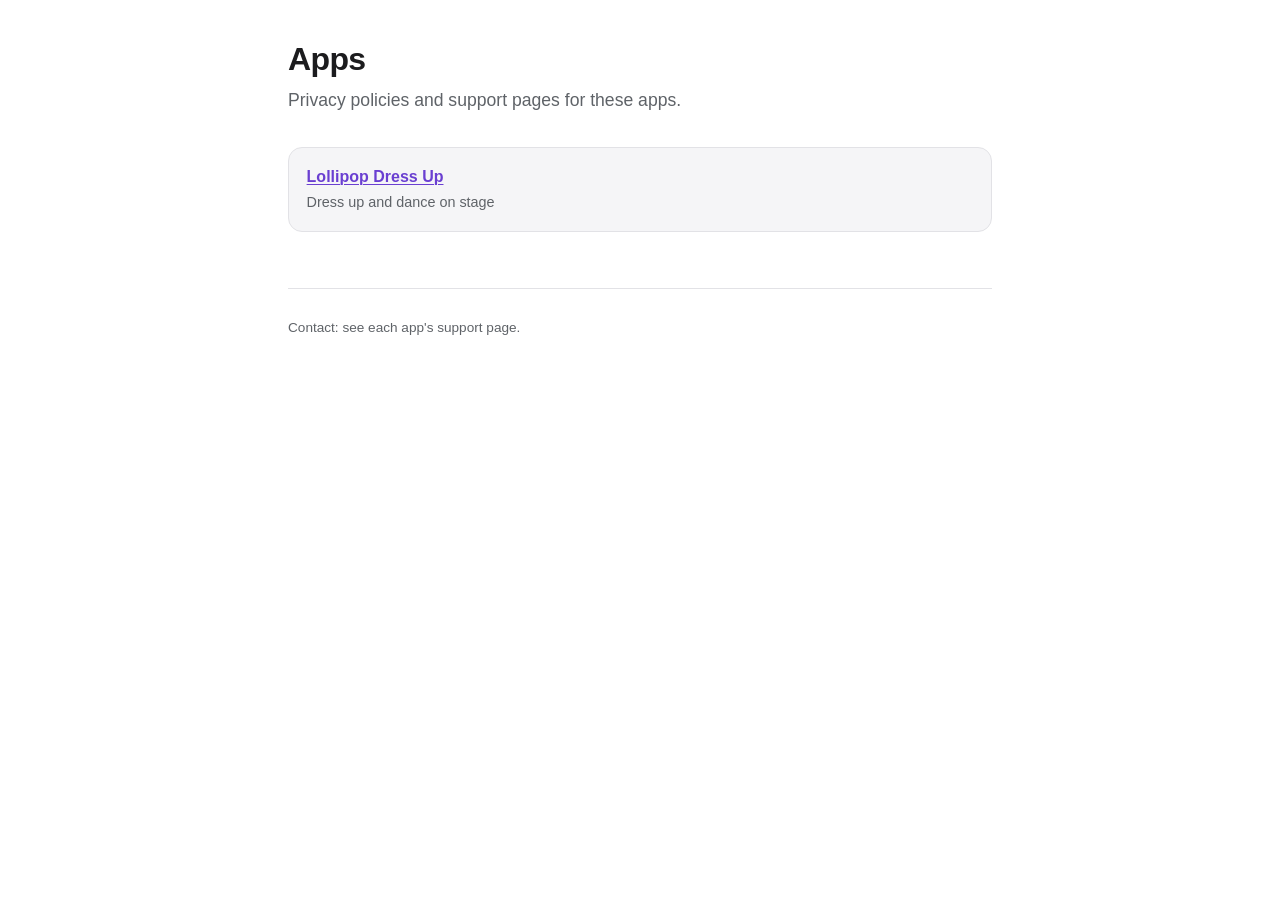
<file: index.html>
<!doctype html>
<html lang="en">
<head>
<meta charset="utf-8">
<meta name="viewport" content="width=device-width, initial-scale=1">
<title>Apps</title>
<link rel="stylesheet" href="./assets/style.css">
</head>
<body>
<main>
  <h1>Apps</h1>
  <p class="lede">Privacy policies and support pages for these apps.</p>
  <ul class="applist">
    <li><a href="./lollipop-dress-up/">Lollipop Dress Up</a><span>Dress up and dance on stage</span></li>
  </ul>
  <footer><p>Contact: see each app's support page.</p></footer>
</main>
</body>
</html>
</file>
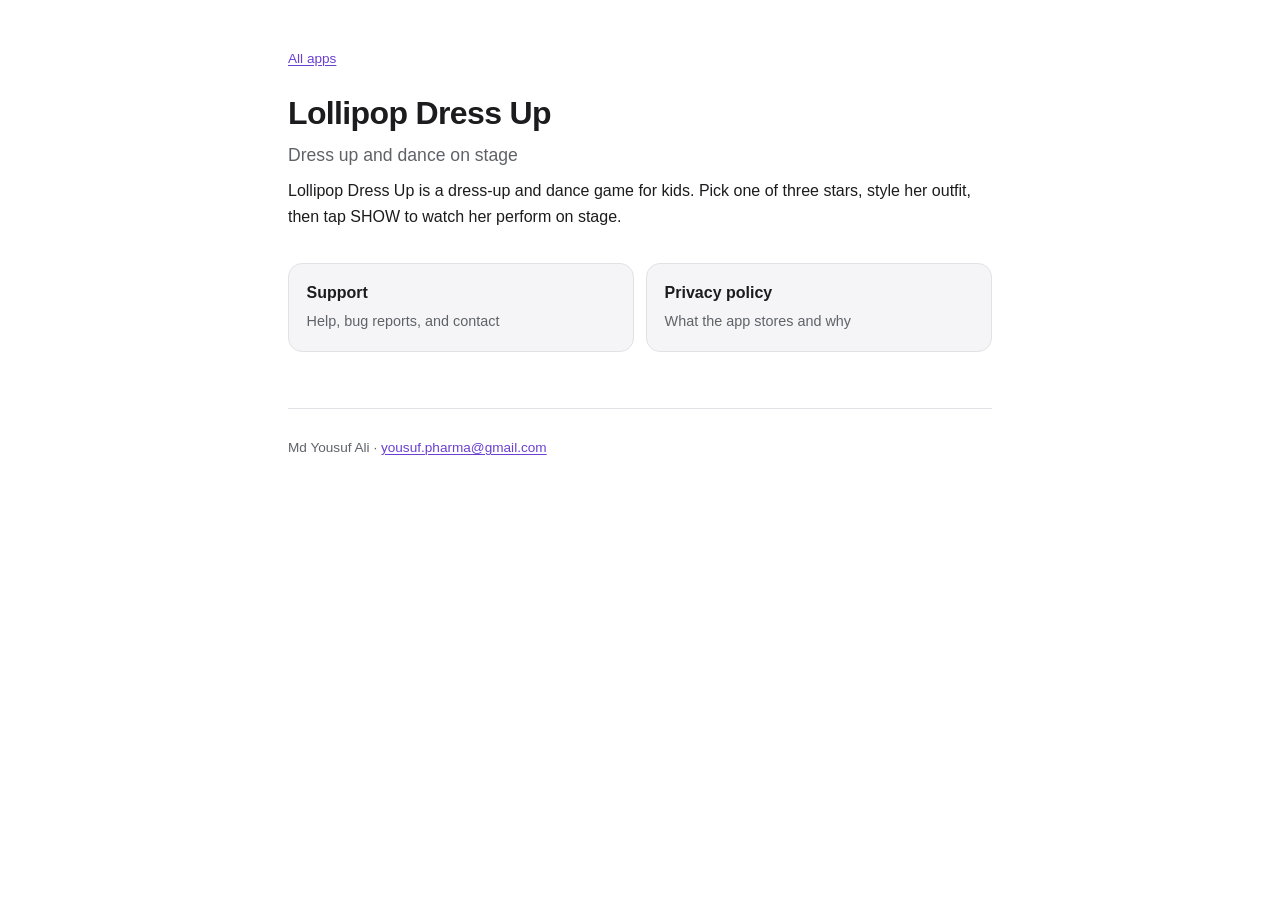
<file: lollipop-dress-up/index.html>
<!doctype html>
<html lang="en">
<head>
<meta charset="utf-8">
<meta name="viewport" content="width=device-width, initial-scale=1">
<title>Lollipop Dress Up</title>
<link rel="stylesheet" href="../../assets/style.css">
</head>
<body>
<main>
  <p class="crumb"><a href="../../">All apps</a></p>
  <h1>Lollipop Dress Up</h1>
  <p class="lede">Dress up and dance on stage</p>
  <p>Lollipop Dress Up is a dress-up and dance game for kids. Pick one of three stars, style her outfit, then tap SHOW to watch her perform on stage.</p>

  <div class="cards">
    <a class="card" href="support.html"><strong>Support</strong><span>Help, bug reports, and contact</span></a>
    <a class="card" href="privacy.html"><strong>Privacy policy</strong><span>What the app stores and why</span></a>
  </div>

  <footer><p>Md Yousuf Ali &middot; <a href="mailto:yousuf.pharma@gmail.com">yousuf.pharma@gmail.com</a></p></footer>
</main>
</body>
</html>
</file>
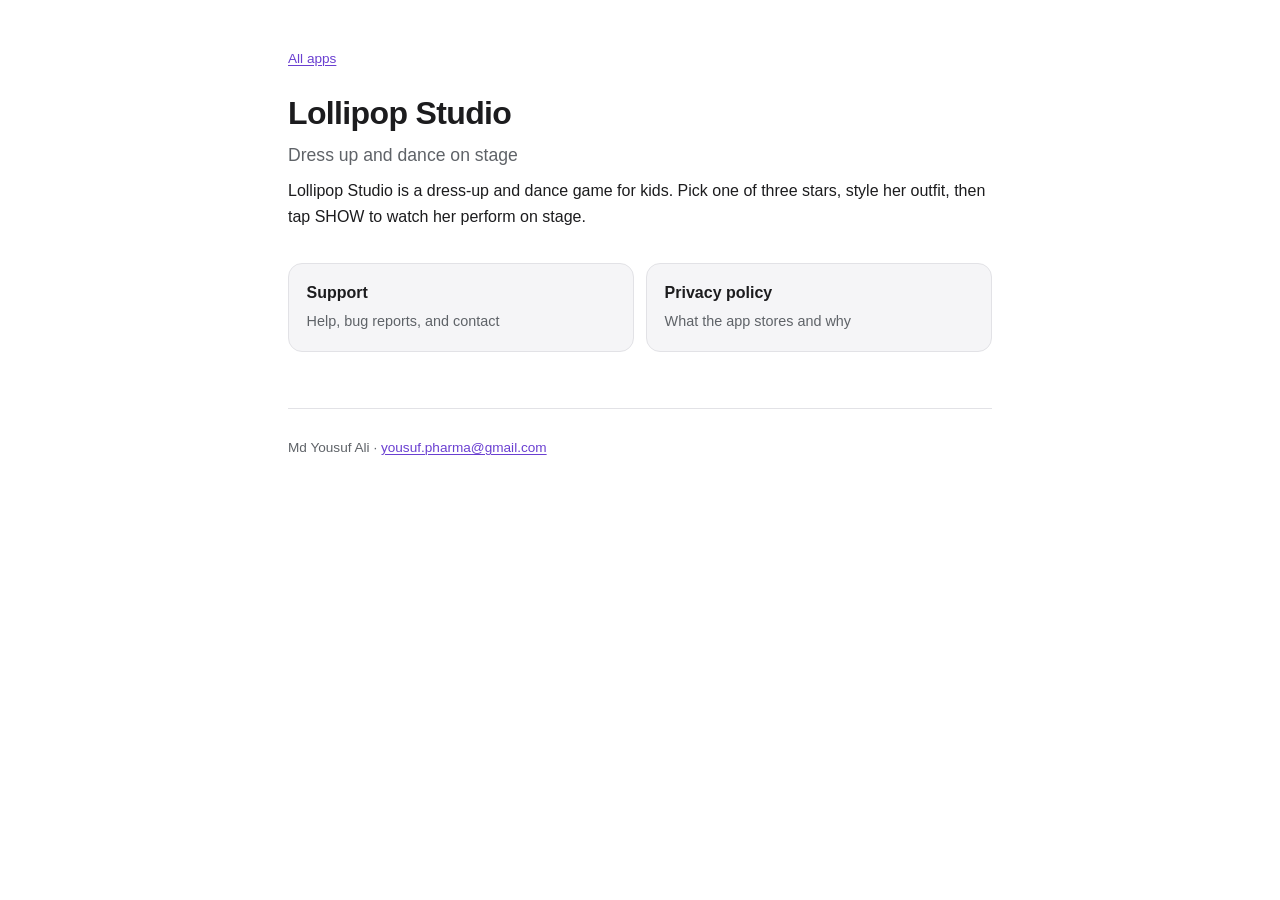
<file: lollipop-studio/index.html>
<!doctype html>
<html lang="en">
<head>
<meta charset="utf-8">
<meta name="viewport" content="width=device-width, initial-scale=1">
<title>Lollipop Studio</title>
<link rel="stylesheet" href="../../assets/style.css">
</head>
<body>
<main>
  <p class="crumb"><a href="../../">All apps</a></p>
  <h1>Lollipop Studio</h1>
  <p class="lede">Dress up and dance on stage</p>
  <p>Lollipop Studio is a dress-up and dance game for kids. Pick one of three stars, style her outfit, then tap SHOW to watch her perform on stage.</p>

  <div class="cards">
    <a class="card" href="support.html"><strong>Support</strong><span>Help, bug reports, and contact</span></a>
    <a class="card" href="privacy.html"><strong>Privacy policy</strong><span>What the app stores and why</span></a>
  </div>

  <footer><p>Md Yousuf Ali &middot; <a href="mailto:yousuf.pharma@gmail.com">yousuf.pharma@gmail.com</a></p></footer>
</main>
</body>
</html>
</file>
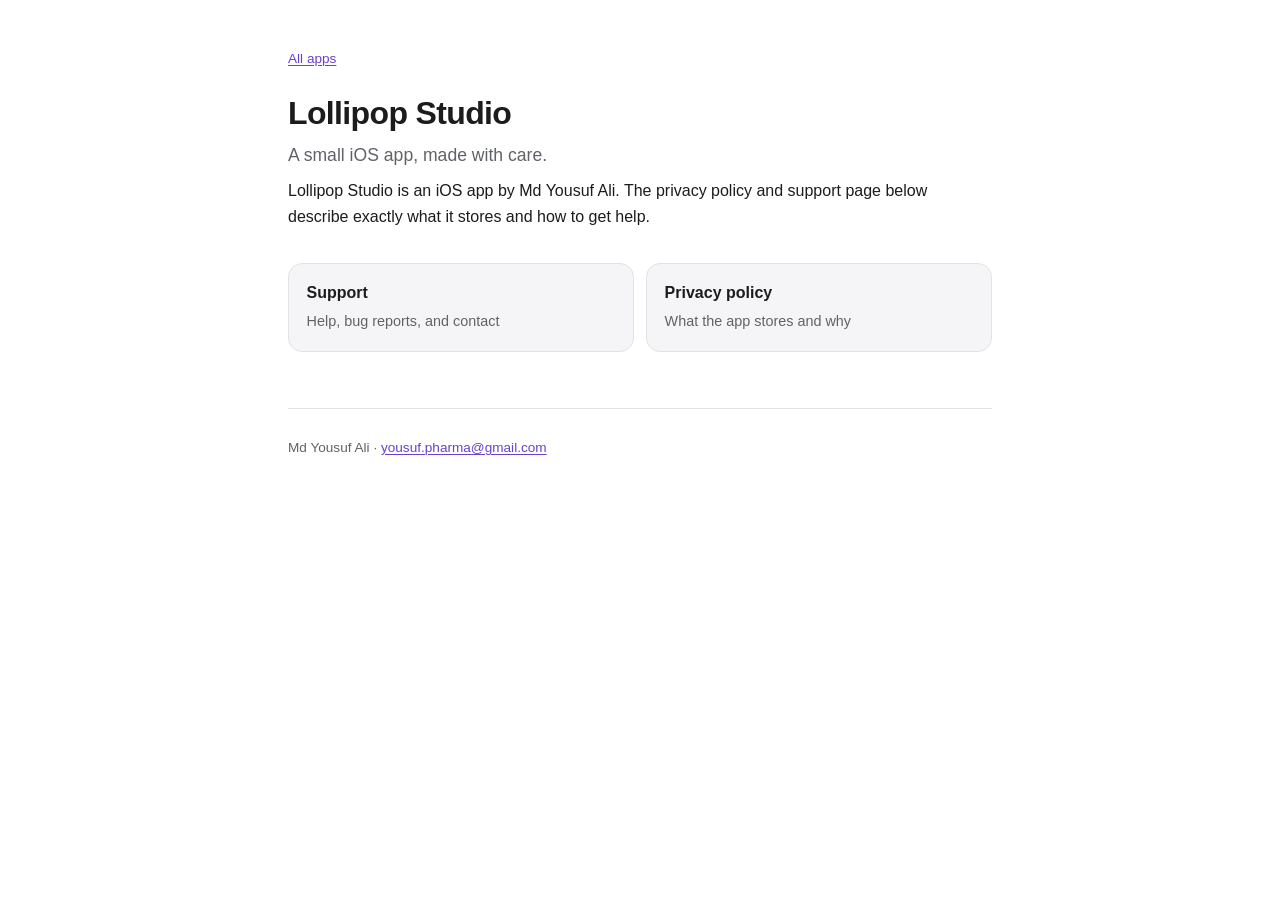
<file: apps/lollipop-studio/index.html>
<!doctype html>
<html lang="en">
<head>
<meta charset="utf-8">
<meta name="viewport" content="width=device-width, initial-scale=1">
<title>Lollipop Studio</title>
<link rel="stylesheet" href="../../assets/style.css">
</head>
<body>
<main>
  <p class="crumb"><a href="../../">All apps</a></p>
  <h1>Lollipop Studio</h1>
  <p class="lede">A small iOS app, made with care.</p>
  <p>Lollipop Studio is an iOS app by Md Yousuf Ali. The privacy policy and support page below describe exactly what it stores and how to get help.</p>

  <div class="cards">
    <a class="card" href="support.html"><strong>Support</strong><span>Help, bug reports, and contact</span></a>
    <a class="card" href="privacy.html"><strong>Privacy policy</strong><span>What the app stores and why</span></a>
  </div>

  <footer><p>Md Yousuf Ali &middot; <a href="mailto:yousuf.pharma@gmail.com">yousuf.pharma@gmail.com</a></p></footer>
</main>
</body>
</html>
</file>
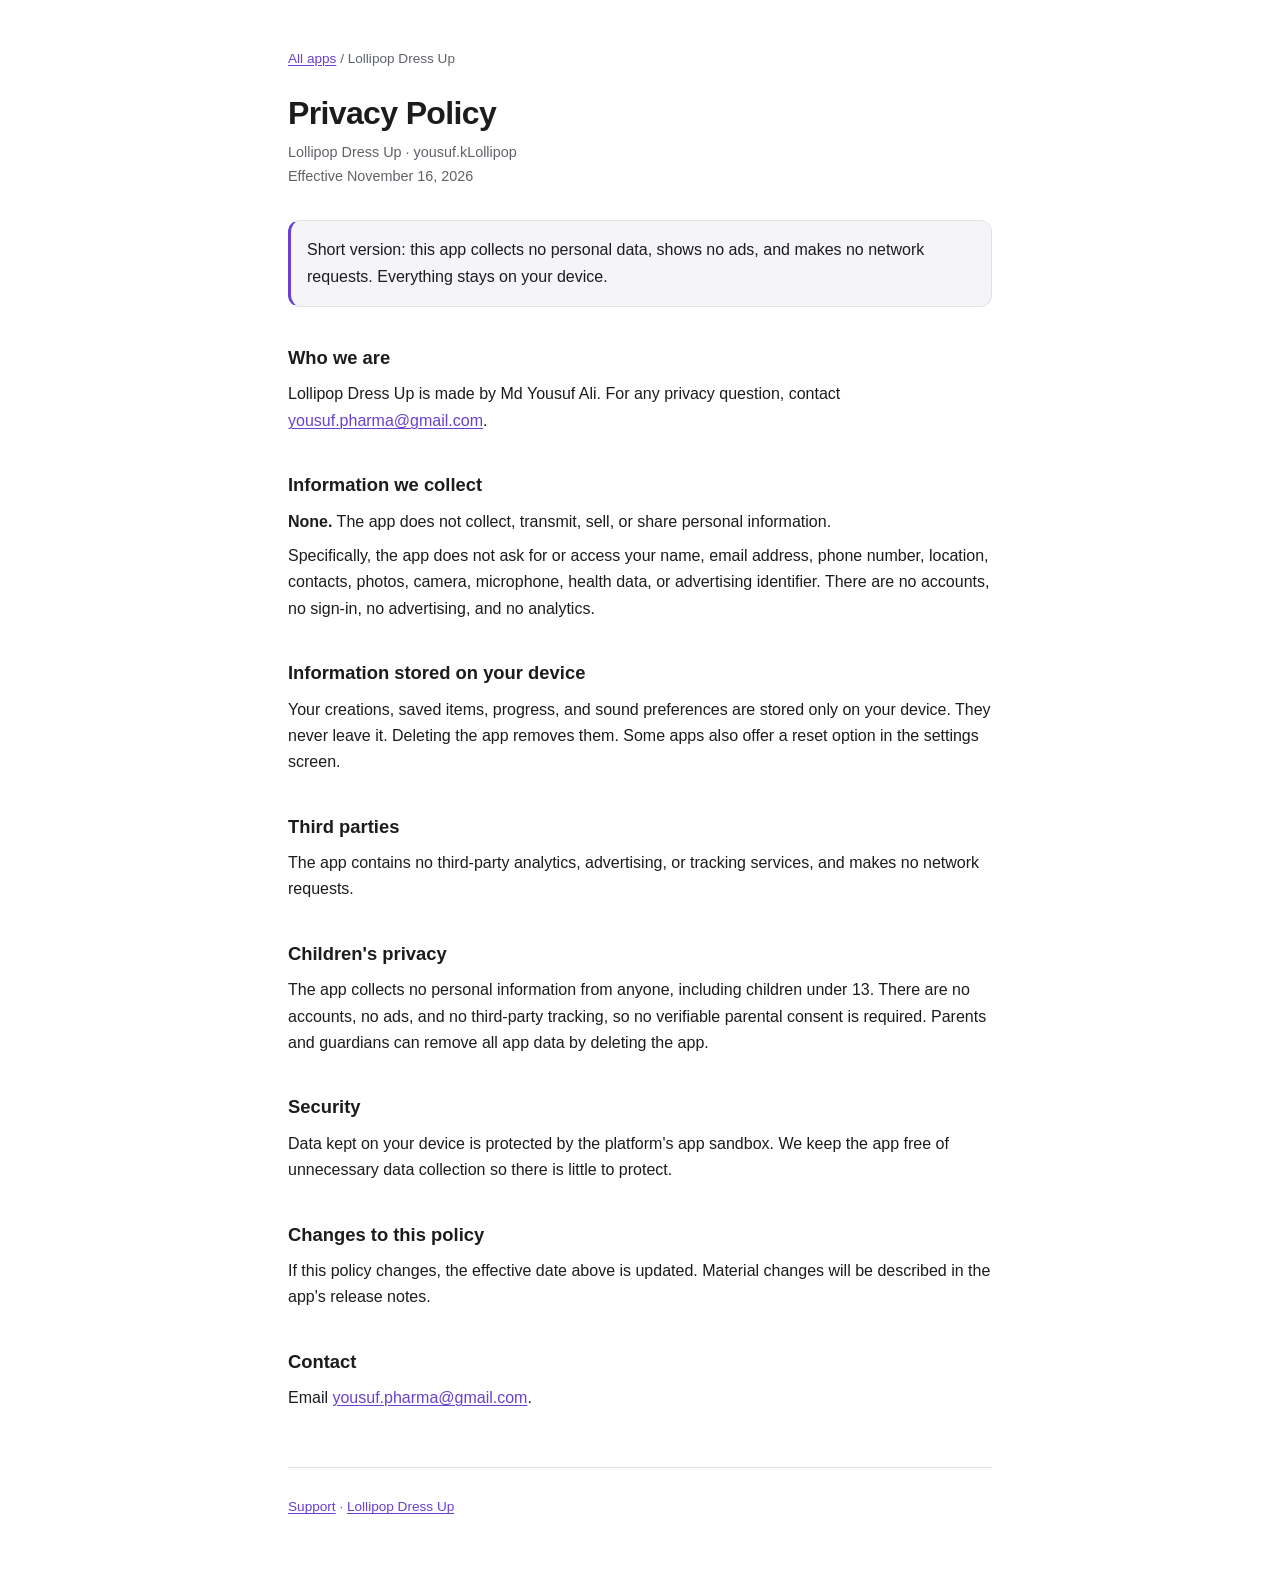
<file: lollipop-dress-up/privacy.html>
<!doctype html>
<html lang="en">
<head>
<meta charset="utf-8">
<meta name="viewport" content="width=device-width, initial-scale=1">
<title>Privacy Policy - Lollipop Dress Up</title>
<link rel="stylesheet" href="../../assets/style.css">
</head>
<body>
<main>
  <p class="crumb"><a href="../../">All apps</a> / Lollipop Dress Up</p>
  <h1>Privacy Policy</h1>
  <p class="meta">Lollipop Dress Up &middot; yousuf.kLollipop<br>Effective November 16, 2026</p>

  <div class="callout">
    <p>Short version: this app collects no personal data, shows no ads, and makes no network requests. Everything stays on your device.</p>
  </div>

  <h2>Who we are</h2>
  <p>Lollipop Dress Up is made by Md Yousuf Ali. For any privacy question, contact
     <a href="mailto:yousuf.pharma@gmail.com">yousuf.pharma@gmail.com</a>.</p>

      <h2>Information we collect</h2>
      <p><strong>None.</strong> The app does not collect, transmit, sell, or share personal information.</p>
      <p>Specifically, the app does not ask for or access your name, email address, phone number, location,
         contacts, photos, camera, microphone, health data, or advertising identifier. There are no accounts,
         no sign-in, no advertising, and no analytics.</p>

      <h2>Information stored on your device</h2>
      <p>Your creations, saved items, progress, and sound preferences are stored only on your device.
         They never leave it. Deleting the app removes them. Some apps also offer a reset option in the settings screen.</p>

      <h2>Third parties</h2>
      <p>The app contains no third-party analytics, advertising, or tracking services, and makes no network requests.</p>

  <h2>Children's privacy</h2>
  <p>The app collects no personal information from anyone, including children under 13. There are no accounts, no ads, and no third-party tracking, so no verifiable parental consent is required. Parents and guardians can remove all app data by deleting the app.</p>

  <h2>Security</h2>
  <p>Data kept on your device is protected by the platform's app sandbox. We keep the app free of unnecessary
     data collection so there is little to protect.</p>

  <h2>Changes to this policy</h2>
  <p>If this policy changes, the effective date above is updated. Material changes will be described in the app's
     release notes.</p>

  <h2>Contact</h2>
  <p>Email <a href="mailto:yousuf.pharma@gmail.com">yousuf.pharma@gmail.com</a>.</p>

  <footer><p><a href="./support.html">Support</a> &middot; <a href="./">Lollipop Dress Up</a></p></footer>
</main>
</body>
</html>
</file>
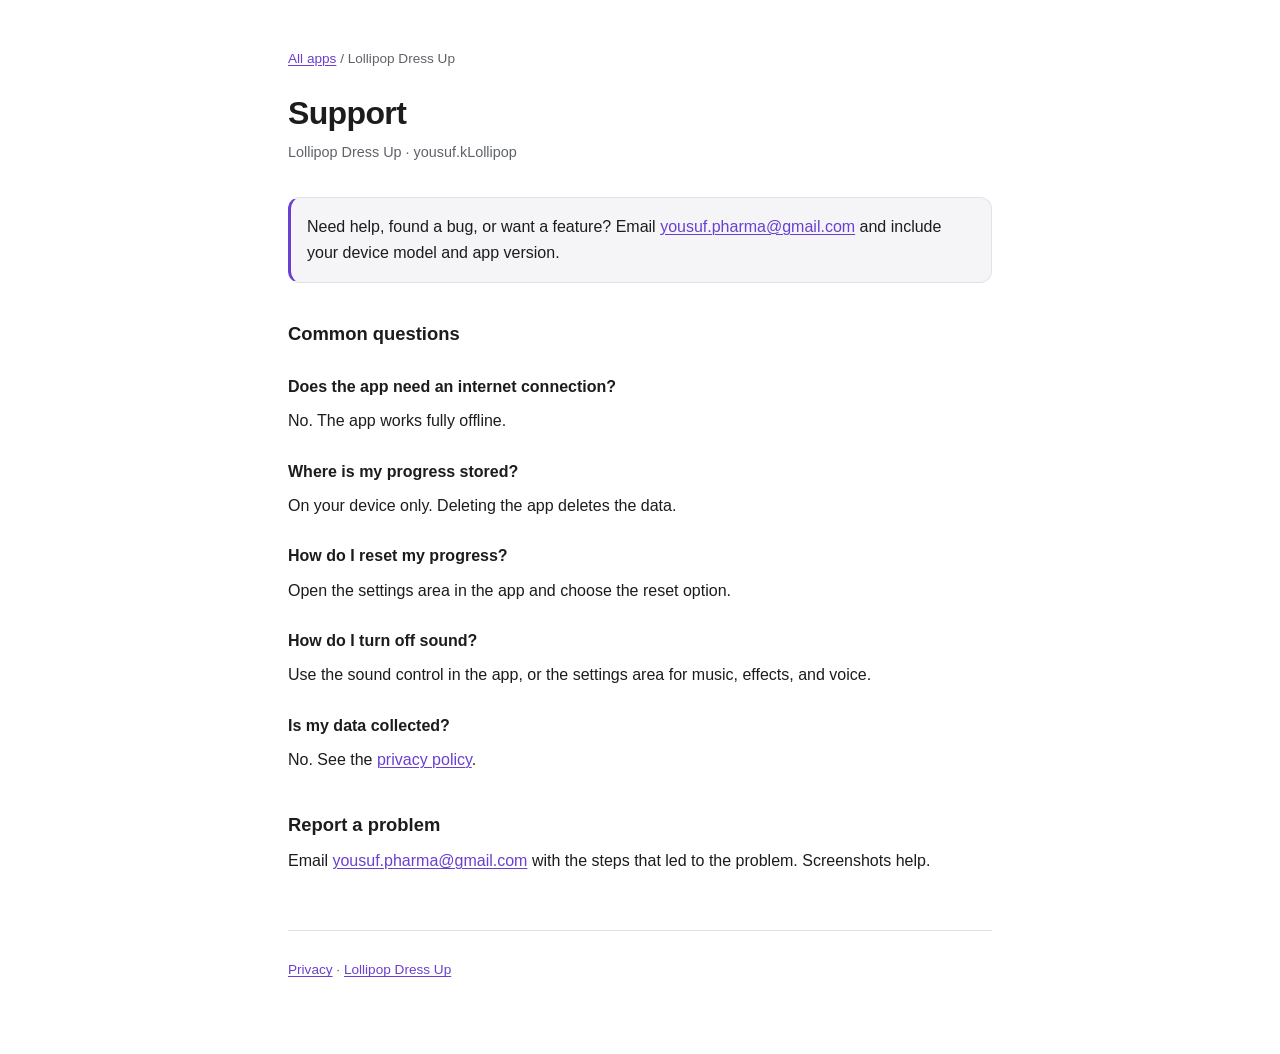
<file: lollipop-dress-up/support.html>
<!doctype html>
<html lang="en">
<head>
<meta charset="utf-8">
<meta name="viewport" content="width=device-width, initial-scale=1">
<title>Support - Lollipop Dress Up</title>
<link rel="stylesheet" href="../../assets/style.css">
</head>
<body>
<main>
  <p class="crumb"><a href="../../">All apps</a> / Lollipop Dress Up</p>
  <h1>Support</h1>
  <p class="meta">Lollipop Dress Up &middot; yousuf.kLollipop</p>

  <div class="callout">
    <p>Need help, found a bug, or want a feature? Email
       <a href="mailto:yousuf.pharma@gmail.com">yousuf.pharma@gmail.com</a> and include your device model and app version.</p>
  </div>

  <h2>Common questions</h2>

  <h3>Does the app need an internet connection?</h3>
  <p>No. The app works fully offline.</p>

  <h3>Where is my progress stored?</h3>
  <p>On your device only. Deleting the app deletes the data.</p>

  <h3>How do I reset my progress?</h3>
  <p>Open the settings area in the app and choose the reset option.</p>

  <h3>How do I turn off sound?</h3>
  <p>Use the sound control in the app, or the settings area for music, effects, and voice.</p>

  <h3>Is my data collected?</h3>
  <p>No. See the <a href="privacy.html">privacy policy</a>.</p>

  <h2>Report a problem</h2>
  <p>Email <a href="mailto:yousuf.pharma@gmail.com">yousuf.pharma@gmail.com</a> with the steps that led to the problem. Screenshots help.</p>

  <footer><p><a href="privacy.html">Privacy</a> &middot; <a href="./">Lollipop Dress Up</a></p></footer>
</main>
</body>
</html>
</file>
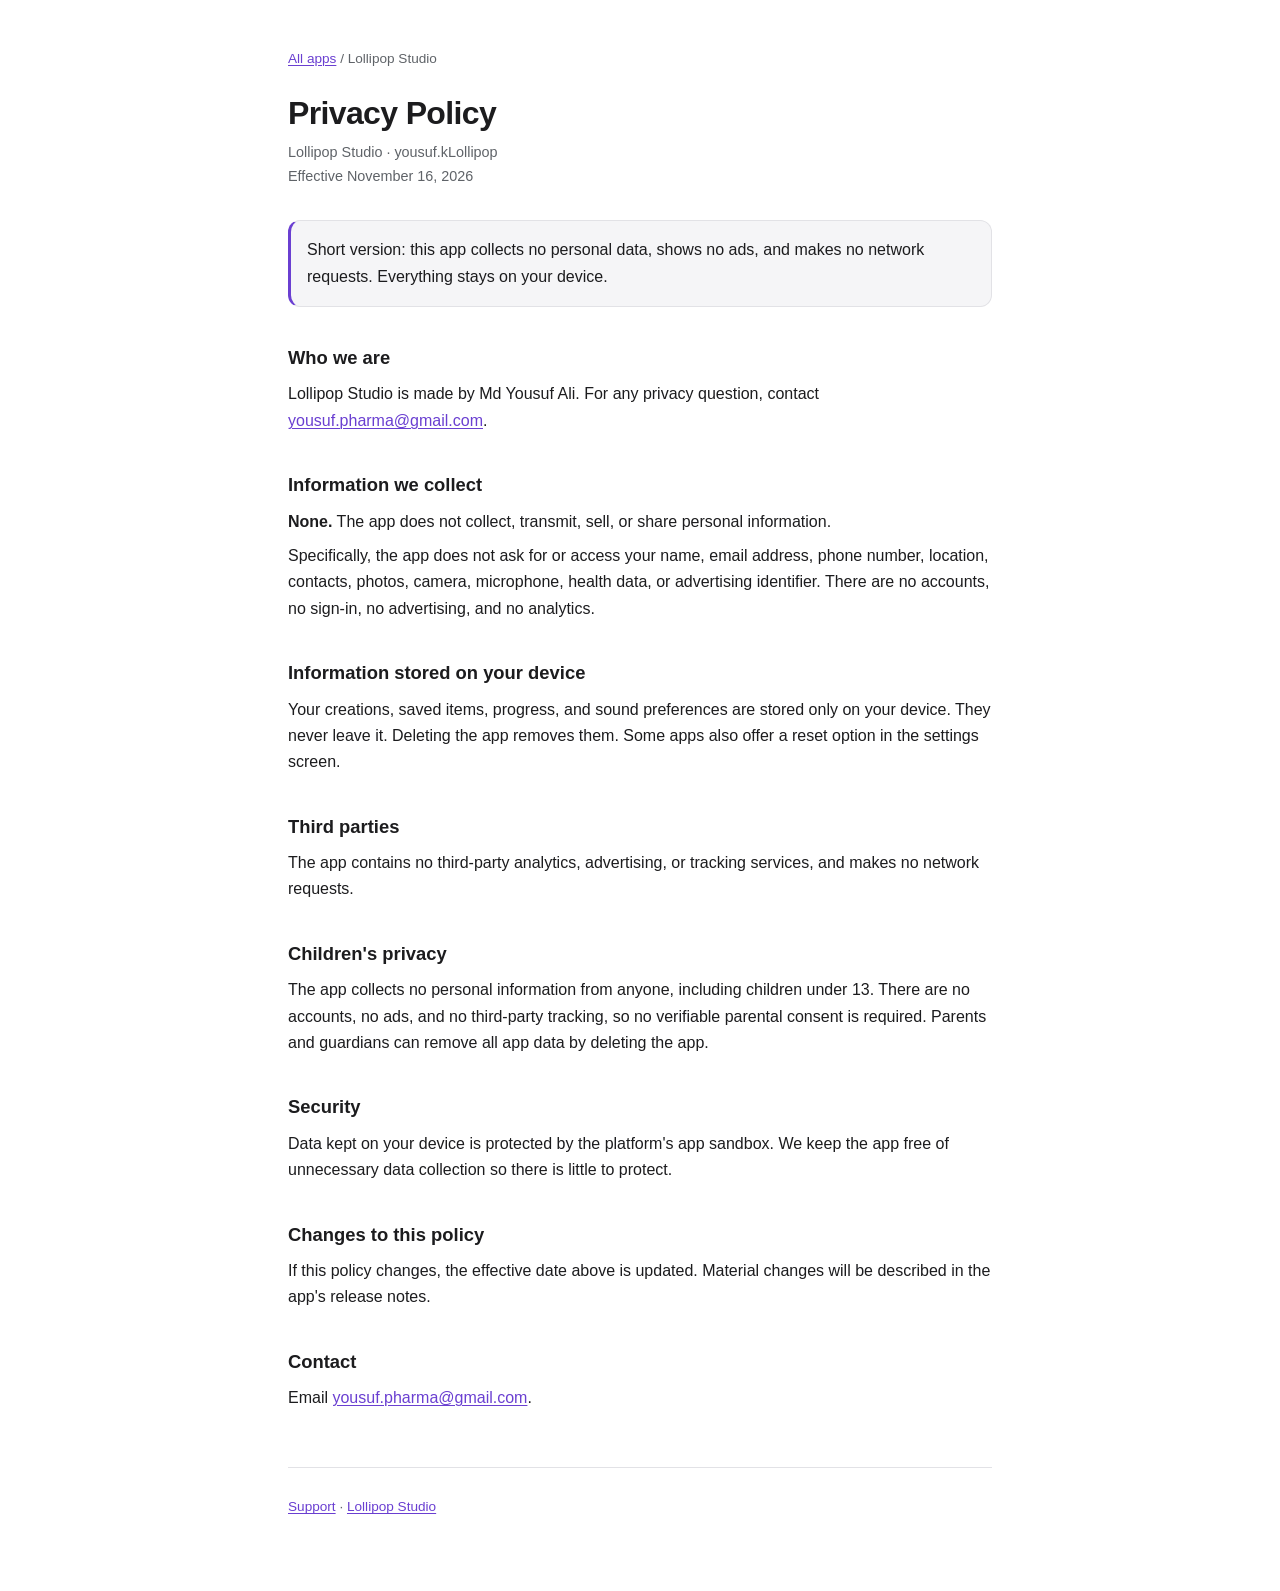
<file: lollipop-studio/privacy.html>
<!doctype html>
<html lang="en">
<head>
<meta charset="utf-8">
<meta name="viewport" content="width=device-width, initial-scale=1">
<title>Privacy Policy - Lollipop Studio</title>
<link rel="stylesheet" href="../../assets/style.css">
</head>
<body>
<main>
  <p class="crumb"><a href="../../">All apps</a> / Lollipop Studio</p>
  <h1>Privacy Policy</h1>
  <p class="meta">Lollipop Studio &middot; yousuf.kLollipop<br>Effective November 16, 2026</p>

  <div class="callout">
    <p>Short version: this app collects no personal data, shows no ads, and makes no network requests. Everything stays on your device.</p>
  </div>

  <h2>Who we are</h2>
  <p>Lollipop Studio is made by Md Yousuf Ali. For any privacy question, contact
     <a href="mailto:yousuf.pharma@gmail.com">yousuf.pharma@gmail.com</a>.</p>

      <h2>Information we collect</h2>
      <p><strong>None.</strong> The app does not collect, transmit, sell, or share personal information.</p>
      <p>Specifically, the app does not ask for or access your name, email address, phone number, location,
         contacts, photos, camera, microphone, health data, or advertising identifier. There are no accounts,
         no sign-in, no advertising, and no analytics.</p>

      <h2>Information stored on your device</h2>
      <p>Your creations, saved items, progress, and sound preferences are stored only on your device.
         They never leave it. Deleting the app removes them. Some apps also offer a reset option in the settings screen.</p>

      <h2>Third parties</h2>
      <p>The app contains no third-party analytics, advertising, or tracking services, and makes no network requests.</p>

  <h2>Children's privacy</h2>
  <p>The app collects no personal information from anyone, including children under 13. There are no accounts, no ads, and no third-party tracking, so no verifiable parental consent is required. Parents and guardians can remove all app data by deleting the app.</p>

  <h2>Security</h2>
  <p>Data kept on your device is protected by the platform's app sandbox. We keep the app free of unnecessary
     data collection so there is little to protect.</p>

  <h2>Changes to this policy</h2>
  <p>If this policy changes, the effective date above is updated. Material changes will be described in the app's
     release notes.</p>

  <h2>Contact</h2>
  <p>Email <a href="mailto:yousuf.pharma@gmail.com">yousuf.pharma@gmail.com</a>.</p>

  <footer><p><a href="./support.html">Support</a> &middot; <a href="./">Lollipop Studio</a></p></footer>
</main>
</body>
</html>
</file>
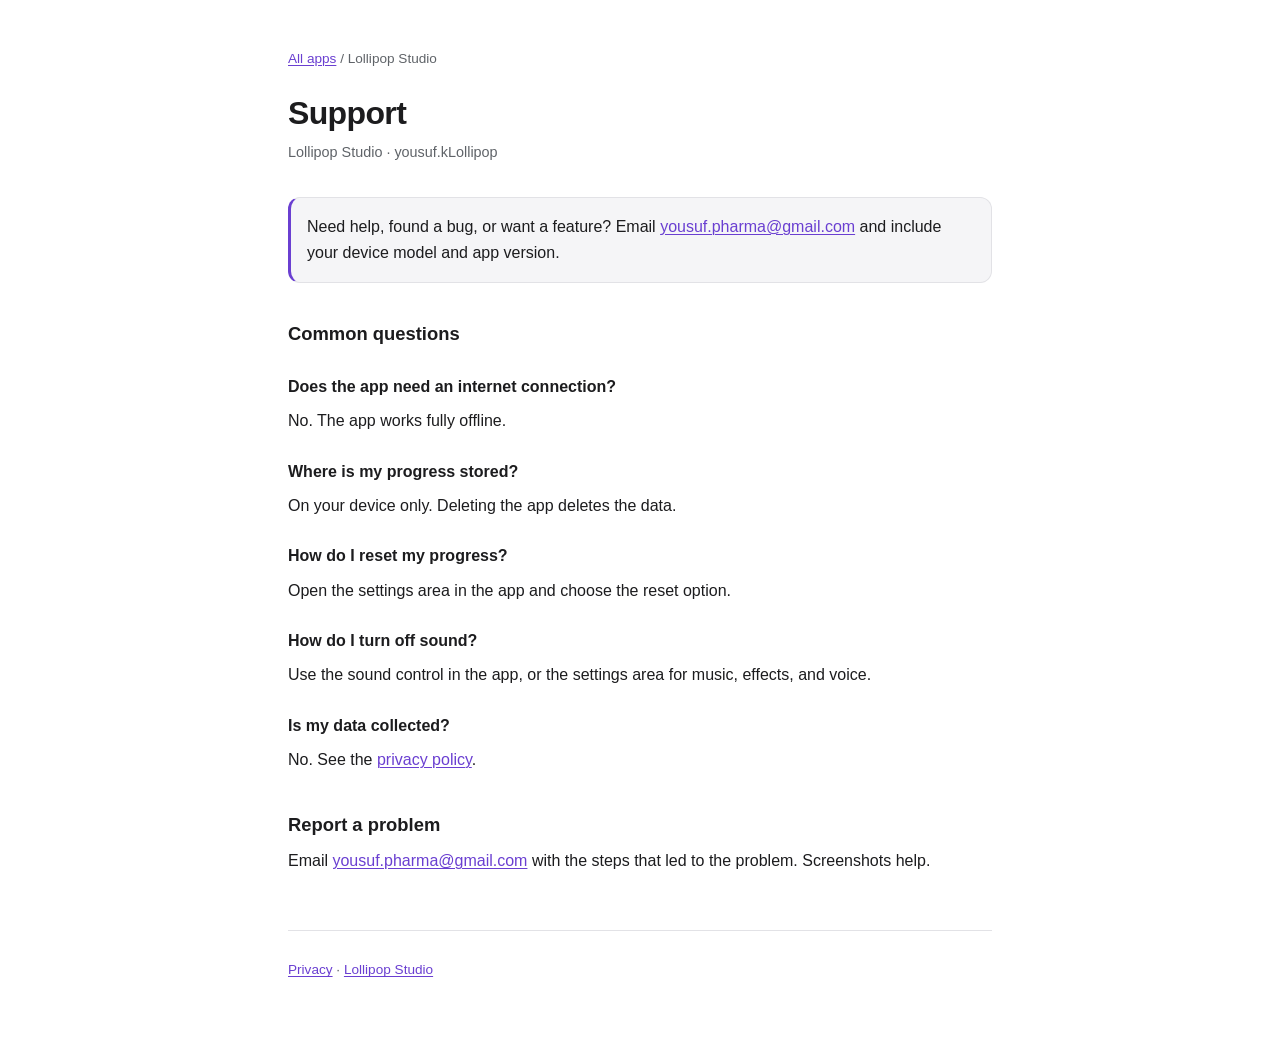
<file: lollipop-studio/support.html>
<!doctype html>
<html lang="en">
<head>
<meta charset="utf-8">
<meta name="viewport" content="width=device-width, initial-scale=1">
<title>Support - Lollipop Studio</title>
<link rel="stylesheet" href="../../assets/style.css">
</head>
<body>
<main>
  <p class="crumb"><a href="../../">All apps</a> / Lollipop Studio</p>
  <h1>Support</h1>
  <p class="meta">Lollipop Studio &middot; yousuf.kLollipop</p>

  <div class="callout">
    <p>Need help, found a bug, or want a feature? Email
       <a href="mailto:yousuf.pharma@gmail.com">yousuf.pharma@gmail.com</a> and include your device model and app version.</p>
  </div>

  <h2>Common questions</h2>

  <h3>Does the app need an internet connection?</h3>
  <p>No. The app works fully offline.</p>

  <h3>Where is my progress stored?</h3>
  <p>On your device only. Deleting the app deletes the data.</p>

  <h3>How do I reset my progress?</h3>
  <p>Open the settings area in the app and choose the reset option.</p>

  <h3>How do I turn off sound?</h3>
  <p>Use the sound control in the app, or the settings area for music, effects, and voice.</p>

  <h3>Is my data collected?</h3>
  <p>No. See the <a href="privacy.html">privacy policy</a>.</p>

  <h2>Report a problem</h2>
  <p>Email <a href="mailto:yousuf.pharma@gmail.com">yousuf.pharma@gmail.com</a> with the steps that led to the problem. Screenshots help.</p>

  <footer><p><a href="privacy.html">Privacy</a> &middot; <a href="./">Lollipop Studio</a></p></footer>
</main>
</body>
</html>
</file>
<file: assets/style.css>
:root {
  color-scheme: light dark;
  --ink: #1c1c1e;
  --muted: #5f6368;
  --bg: #ffffff;
  --card: #f5f5f7;
  --line: #e2e2e6;
  --accent: #6a3fd1;
}

@media (prefers-color-scheme: dark) {
  :root {
    --ink: #f2f2f7;
    --muted: #a1a1a8;
    --bg: #111114;
    --card: #1b1b20;
    --line: #2c2c33;
    --accent: #a98bff;
  }
}

* { box-sizing: border-box; }

body {
  margin: 0;
  padding: 2.5rem 1.25rem 4rem;
  background: var(--bg);
  color: var(--ink);
  font: 16px/1.65 -apple-system, BlinkMacSystemFont, "Segoe UI", Roboto, Helvetica, Arial, sans-serif;
  -webkit-text-size-adjust: 100%;
}

main {
  max-width: 44rem;
  margin: 0 auto;
}

h1 {
  font-size: 2rem;
  line-height: 1.2;
  letter-spacing: -0.02em;
  margin: 0 0 0.5rem;
}

h2 {
  font-size: 1.15rem;
  margin: 2.25rem 0 0.5rem;
}

h3 {
  font-size: 1rem;
  margin: 1.5rem 0 0.25rem;
}

p, li { margin: 0.5rem 0; }

a {
  color: var(--accent);
  text-decoration-thickness: 1px;
  text-underline-offset: 2px;
}

.crumb {
  font-size: 0.85rem;
  color: var(--muted);
  margin-bottom: 1.5rem;
}

.meta {
  color: var(--muted);
  font-size: 0.9rem;
  margin-bottom: 2rem;
}

.lede {
  font-size: 1.1rem;
  color: var(--muted);
}

.callout {
  background: var(--card);
  border: 1px solid var(--line);
  border-left: 3px solid var(--accent);
  border-radius: 12px;
  padding: 0.5rem 1rem;
  margin: 1.5rem 0;
}

.cards {
  display: grid;
  grid-template-columns: repeat(auto-fit, minmax(13rem, 1fr));
  gap: 0.75rem;
  margin: 2rem 0;
}

.card {
  display: block;
  padding: 1rem 1.1rem;
  background: var(--card);
  border: 1px solid var(--line);
  border-radius: 14px;
  text-decoration: none;
  color: var(--ink);
}

.card strong { display: block; margin-bottom: 0.15rem; }
.card span { color: var(--muted); font-size: 0.9rem; }

.applist {
  list-style: none;
  padding: 0;
  margin: 2rem 0;
}

.applist li {
  padding: 1rem 1.1rem;
  border: 1px solid var(--line);
  border-radius: 14px;
  margin-bottom: 0.6rem;
  background: var(--card);
}

.applist a { font-weight: 600; }
.applist span { display: block; color: var(--muted); font-size: 0.9rem; }

footer {
  margin-top: 3.5rem;
  padding-top: 1.25rem;
  border-top: 1px solid var(--line);
  color: var(--muted);
  font-size: 0.85rem;
}

code {
  font-size: 0.9em;
  background: var(--card);
  padding: 0.1em 0.35em;
  border-radius: 5px;
}
</file>
